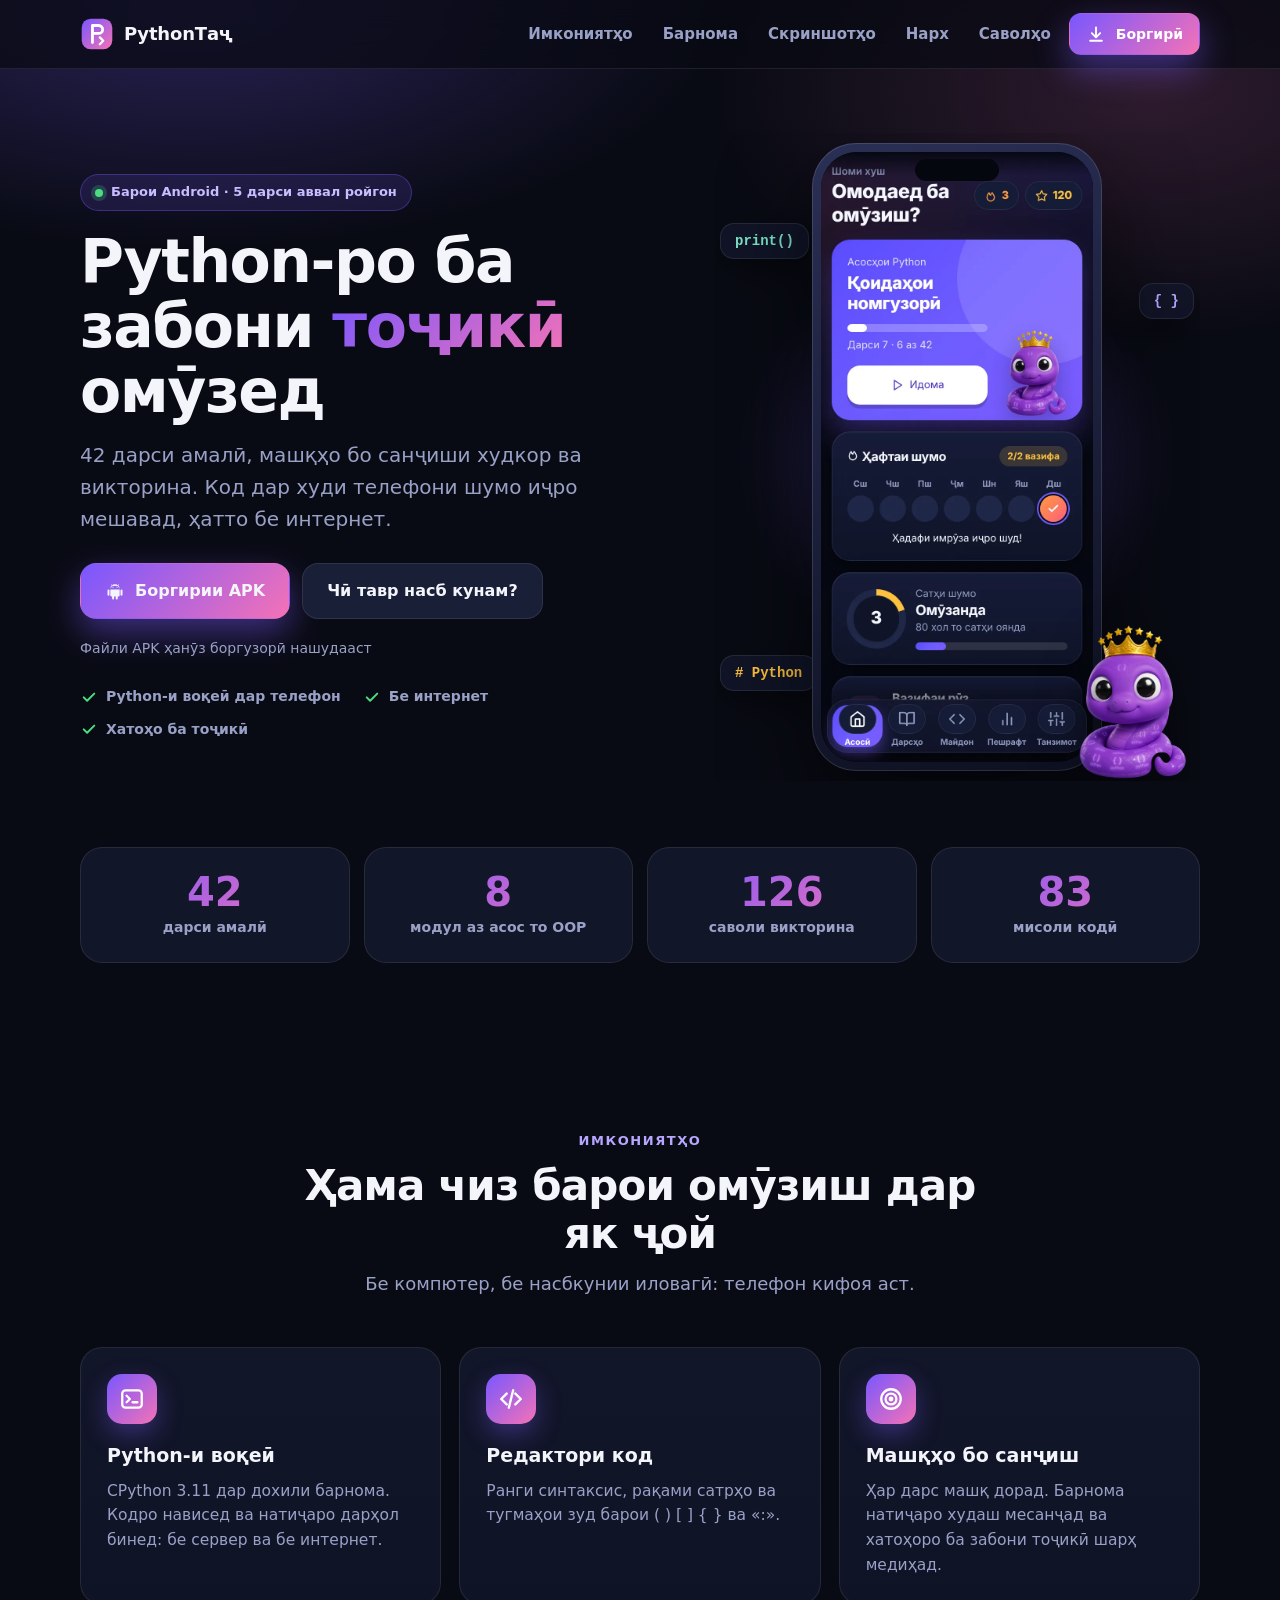
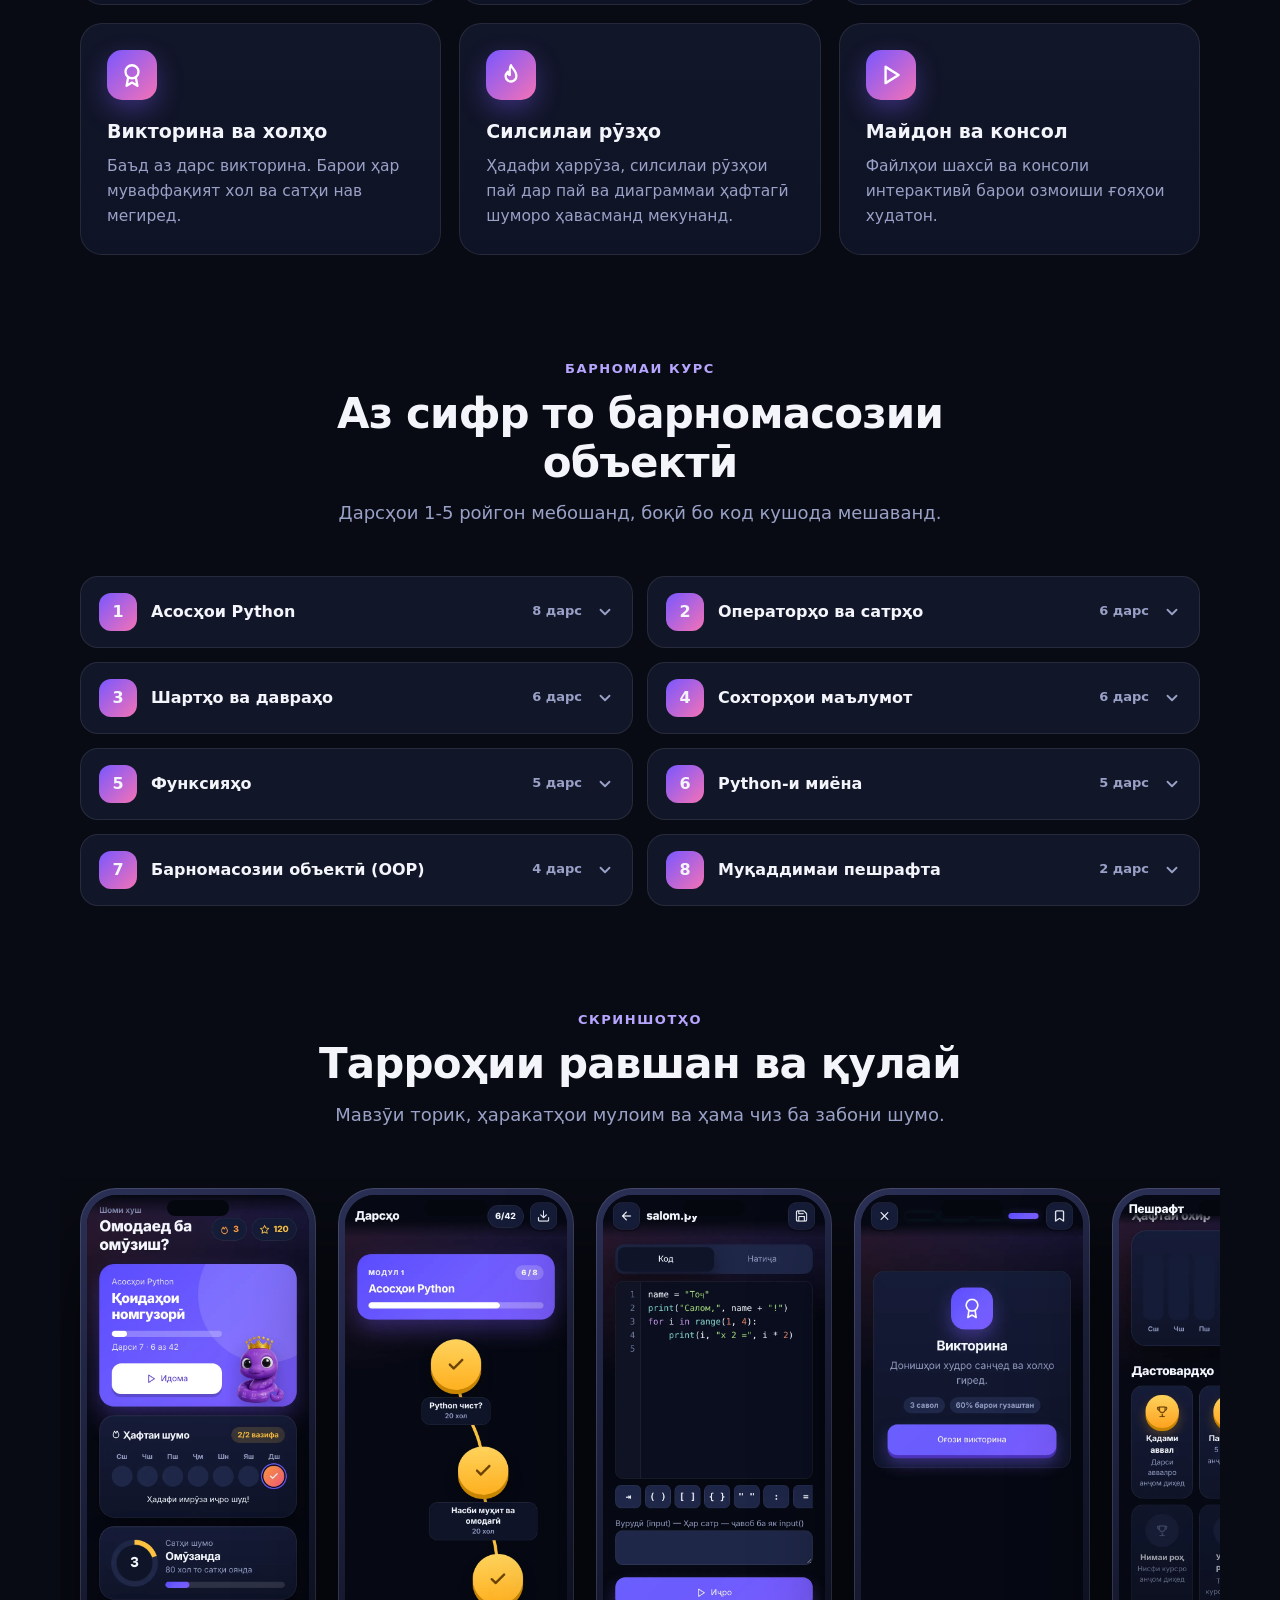
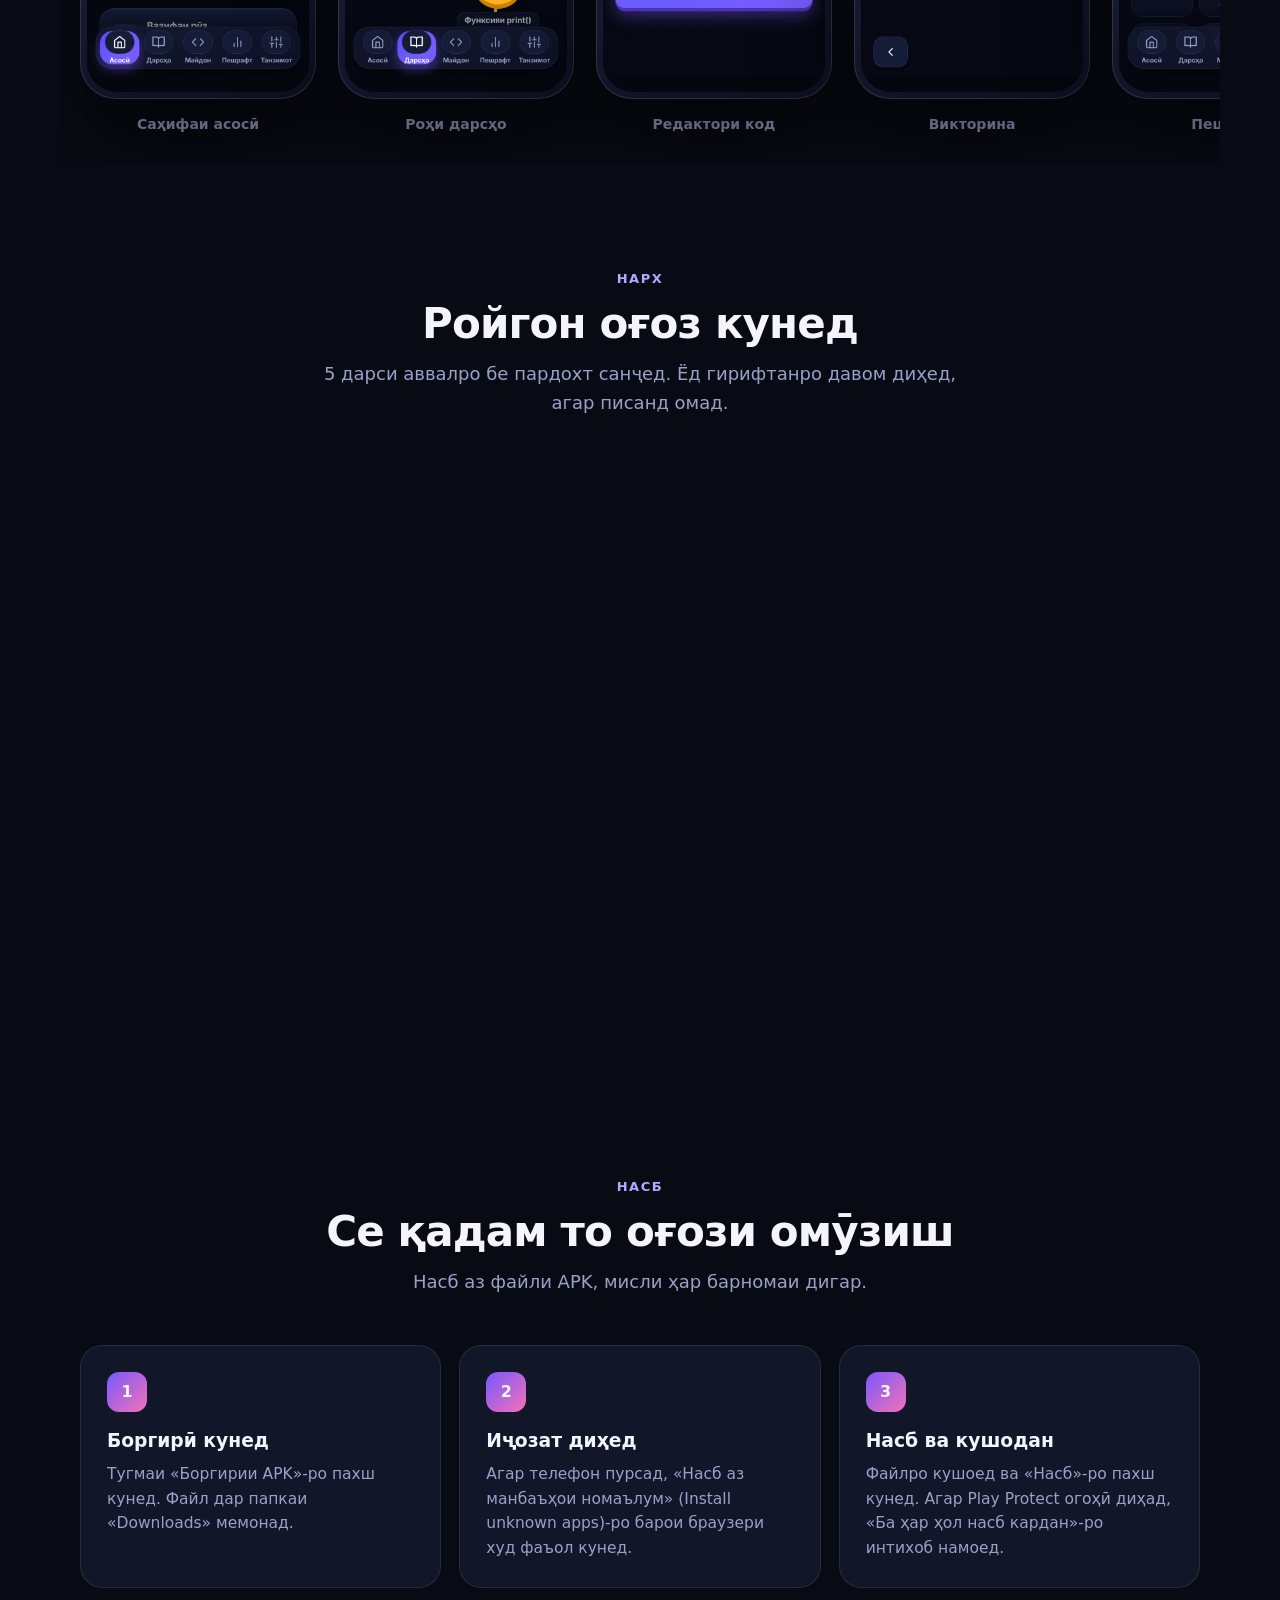
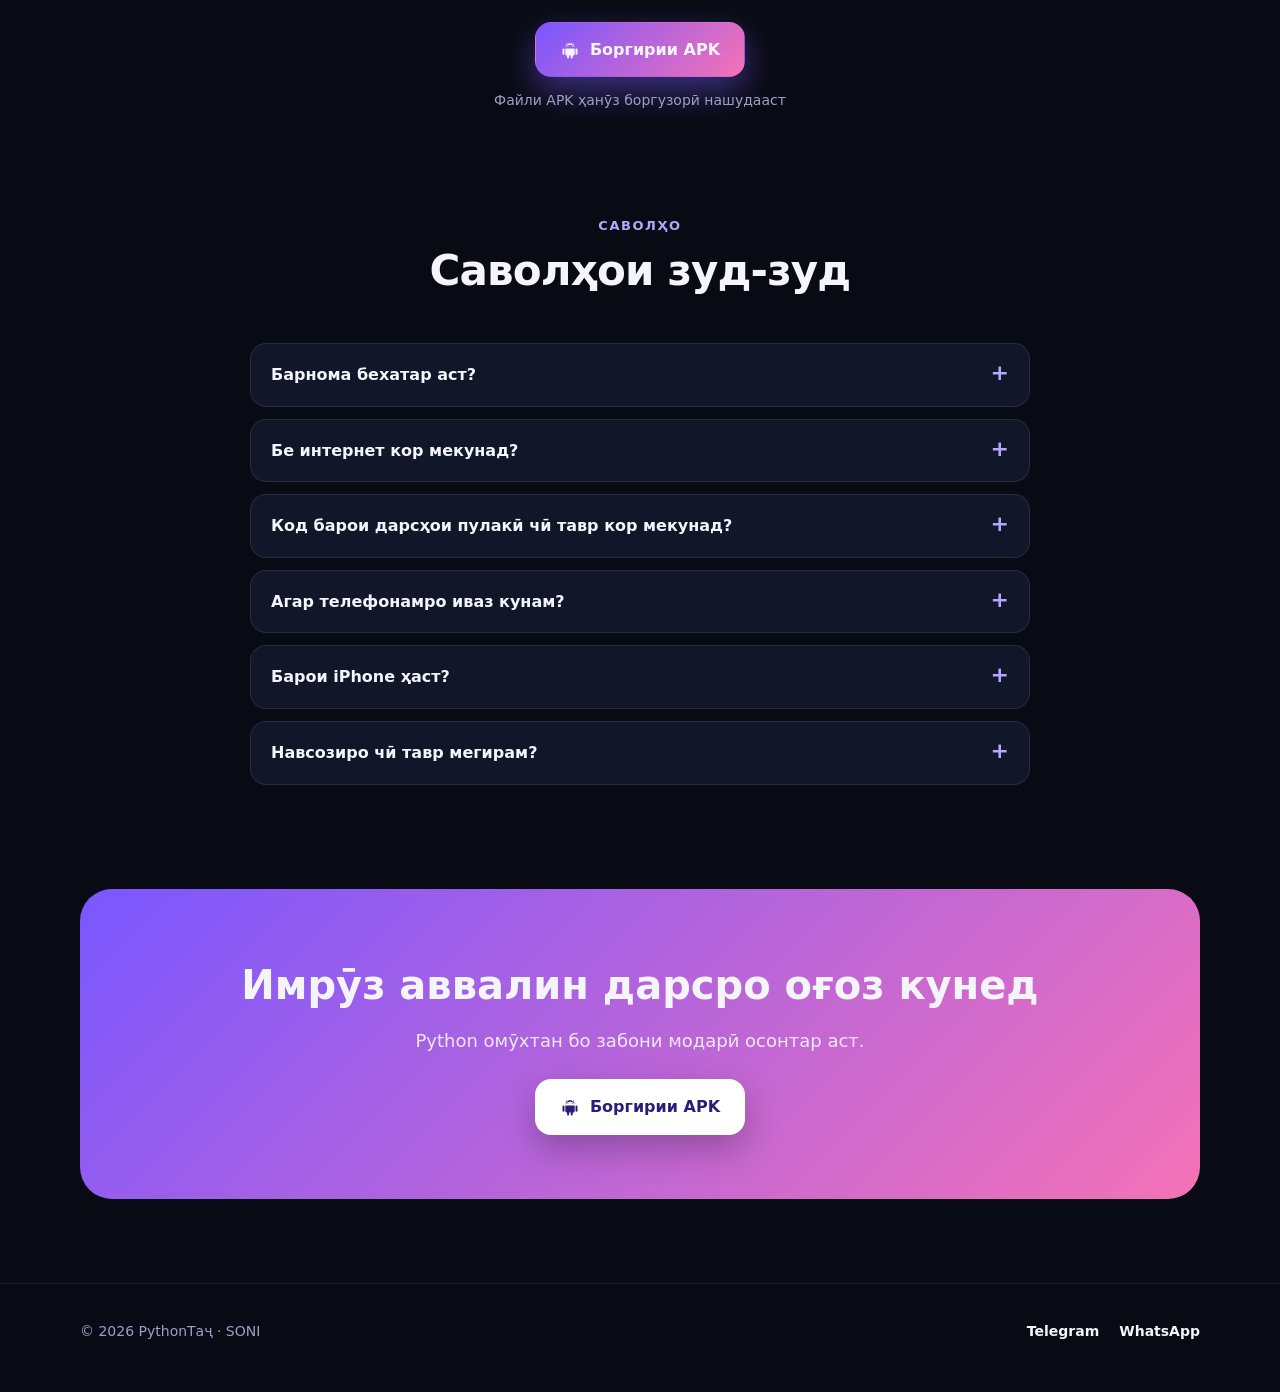
<file: index.html>
<!doctype html>
<html lang="tg">
<head>
<meta charset="utf-8">
<meta name="viewport" content="width=device-width,initial-scale=1">
<title>PythonТаҷ - Python-ро ба забони тоҷикӣ омӯзед | Барномаи Android</title>
<meta name="description" content="PythonТаҷ - курси пурраи Python ба забони тоҷикӣ барои Android. 42 дарс, машқҳо бо санҷиши худкор, викторина ва Python-и воқеӣ дар телефон, бе интернет. 5 дарси аввал ройгон.">
<meta name="theme-color" content="#090B14">
<link rel="icon" href="favicon.svg" type="image/svg+xml">
<link rel="apple-touch-icon" href="img/icon-512.png">
<meta property="og:type" content="website">
<meta property="og:title" content="PythonТаҷ - Python-ро ба забони тоҷикӣ омӯзед">
<meta property="og:description" content="42 дарс, машқ ва викторина. Python-и воқеӣ дар телефони шумо, бе интернет. 5 дарси аввал ройгон.">
<meta property="og:image" content="https://mahmadsoni7m.github.io/pythontaj-site/img/og.png">
<meta name="twitter:card" content="summary_large_image">
<link rel="stylesheet" href="css/site.css">
</head>
<body>
<div class="glow"></div>

<svg width="0" height="0" style="position:absolute" aria-hidden="true">
  <symbol id="i-android" viewBox="0 0 24 24"><path fill="currentColor" d="M17.6 9.5a5.6 5.6 0 0 0-11.2 0zM8.7 6.6l-1.3-2a.4.4 0 1 1 .7-.4l1.3 2a6 6 0 0 1 5.2 0l1.3-2a.4.4 0 1 1 .7.4l-1.3 2a5.6 5.6 0 0 1 2.5 2.9H6.2a5.6 5.6 0 0 1 2.5-2.9zM9.5 8.2a.6.6 0 1 0 0-1.2.6.6 0 0 0 0 1.2zm5 0a.6.6 0 1 0 0-1.2.6.6 0 0 0 0 1.2zM6.4 10.2h11.2v7a1.5 1.5 0 0 1-1.5 1.5h-.8v2.3a1.2 1.2 0 0 1-2.4 0v-2.3h-2v2.3a1.2 1.2 0 0 1-2.4 0v-2.3h-.8a1.5 1.5 0 0 1-1.3-1.5zM4.2 10.2a1.2 1.2 0 0 1 1.2 1.2v5a1.2 1.2 0 0 1-2.4 0v-5a1.2 1.2 0 0 1 1.2-1.2zm15.6 0a1.2 1.2 0 0 1 1.2 1.2v5a1.2 1.2 0 0 1-2.4 0v-5a1.2 1.2 0 0 1 1.2-1.2z"/></symbol>
  <symbol id="i-check" viewBox="0 0 24 24"><path fill="none" stroke="currentColor" stroke-width="2.6" stroke-linecap="round" stroke-linejoin="round" d="M5 12.5l4.5 4.5L19 7.5"/></symbol>
  <symbol id="i-chev" viewBox="0 0 24 24"><path fill="none" stroke="currentColor" stroke-width="2.4" stroke-linecap="round" stroke-linejoin="round" d="M6 9l6 6 6-6"/></symbol>
  <symbol id="i-lock" viewBox="0 0 24 24"><path fill="none" stroke="currentColor" stroke-width="2" stroke-linecap="round" stroke-linejoin="round" d="M6 11h12v9H6zM8.5 11V8a3.5 3.5 0 0 1 7 0v3"/></symbol>
  <symbol id="i-code" viewBox="0 0 24 24"><path fill="none" stroke="currentColor" stroke-width="2.2" stroke-linecap="round" stroke-linejoin="round" d="M8 7l-5 5 5 5M16 7l5 5-5 5M14 4l-4 16"/></symbol>
  <symbol id="i-play" viewBox="0 0 24 24"><path fill="none" stroke="currentColor" stroke-width="2.2" stroke-linecap="round" stroke-linejoin="round" d="M7 4.5v15l12-7.5z"/></symbol>
  <symbol id="i-target" viewBox="0 0 24 24"><g fill="none" stroke="currentColor" stroke-width="2.1" stroke-linecap="round"><circle cx="12" cy="12" r="9"/><circle cx="12" cy="12" r="5"/><circle cx="12" cy="12" r="1.2"/></g></symbol>
  <symbol id="i-award" viewBox="0 0 24 24"><g fill="none" stroke="currentColor" stroke-width="2.1" stroke-linecap="round" stroke-linejoin="round"><circle cx="12" cy="9" r="6"/><path d="M8.5 14L7 22l5-3 5 3-1.5-8"/></g></symbol>
  <symbol id="i-flame" viewBox="0 0 24 24"><path fill="none" stroke="currentColor" stroke-width="2.1" stroke-linecap="round" stroke-linejoin="round" d="M12 3c1 3 5 5 5 10a5 5 0 0 1-10 0c0-2 1-3 2-4 0 2 1 3 2 3 0-3-1-6 1-9z"/></symbol>
  <symbol id="i-term" viewBox="0 0 24 24"><g fill="none" stroke="currentColor" stroke-width="2.1" stroke-linecap="round" stroke-linejoin="round"><rect x="3" y="4" width="18" height="16" rx="3"/><path d="M7 9l3 3-3 3M12.5 15H17"/></g></symbol>
  <symbol id="i-wa" viewBox="0 0 24 24"><path fill="currentColor" d="M12 2a10 10 0 0 0-8.6 15.1L2 22l5-1.3A10 10 0 1 0 12 2zm5.3 14.1c-.2.6-1.3 1.2-1.8 1.2-.5.1-1 .2-3.3-.7a11.200 11.200 0 0 1-4.600-4c-.4-.5-1.100-1.500-1.100-2.800s.7-2 1-2.300c.2-.3.5-.3.7-.3h.5c.2 0 .4 0 .6.500l.8 2c.1.2.1.4 0 .6l-.4.600c-.1.200-.3.400-.1.700.2.300.8 1.300 1.700 2.100 1.200 1 2.100 1.300 2.400 1.500.3.100.5.100.7-.1l.9-1.100c.2-.3.4-.2.700-.1l1.900.9c.3.100.5.200.6.300.1.200.1.800-.1 1.400z"/></symbol>
  <symbol id="i-tg" viewBox="0 0 24 24"><path fill="currentColor" d="M21.500 3.500L2.700 10.800c-1.300.5-1.200 1.200-.2 1.500l4.800 1.500 1.800 5.600c.2.600.1.800.7.800.5 0 .7-.2 1-.5l2.300-2.300 4.800 3.500c.9.500 1.500.2 1.700-.8L22 4.700c.3-1.200-.5-1.700-1.500-1.200zM8.200 13.200l9.600-6c.5-.3.9-.1.5.2l-7.800 7-.3 3.300z"/></symbol>
  <symbol id="i-dl" viewBox="0 0 24 24"><path fill="none" stroke="currentColor" stroke-width="2.3" stroke-linecap="round" stroke-linejoin="round" d="M12 4v11M7 11l5 5 5-5M5 20h14"/></symbol>
</svg>

<header class="nav">
  <div class="wrap">
    <a class="brand" href="#top"><img src="favicon.svg" alt="" width="34" height="34">PythonТаҷ</a>
    <nav>
      <a href="#features">Имкониятҳо</a><a href="#program">Барнома</a><a href="#shots">Скриншотҳо</a><a href="#price">Нарх</a><a href="#faq">Саволҳо</a>
      <a class="btn primary sm" data-apk href="#install"><svg><use href="#i-dl"/></svg>Боргирӣ</a>
    </nav>
  </div>
</header>

<main id="top">
<section class="hero">
  <div class="wrap">
    <div>
      <span class="badge rv"><i></i>Барои Android · 5 дарси аввал ройгон</span>
      <h1 class="rv">Python-ро ба забони <em>тоҷикӣ</em> омӯзед</h1>
      <p class="lead rv">42 дарси амалӣ, машқҳо бо санҷиши худкор ва викторина. Код дар худи телефони шумо иҷро мешавад, ҳатто бе интернет.</p>
      <div class="cta rv">
        <a class="btn primary" data-apk href="#install"><svg><use href="#i-android"/></svg>Боргирии APK</a>
        <a class="btn" href="#install">Чӣ тавр насб кунам?</a>
      </div>
      <div class="meta rv" id="apkMeta">Android 7.0 ва болотар</div>
      <div class="trust rv">
        <span><svg><use href="#i-check"/></svg>Python-и воқеӣ дар телефон</span>
        <span><svg><use href="#i-check"/></svg>Бе интернет</span>
        <span><svg><use href="#i-check"/></svg>Хатоҳо ба тоҷикӣ</span>
      </div>
    </div>
    <div class="stage rv" aria-hidden="true">
      <div class="chip a">print()</div><div class="chip b">{ }</div><div class="chip c"># Python</div>
      <div class="phone"><div class="scr" id="heroShots">
        <img class="on" src="img/s1-home.webp" alt="" width="360" height="780">
        <img src="img/s2-path.webp" alt="" width="360" height="780" loading="lazy">
        <img src="img/s3-editor.webp" alt="" width="360" height="780" loading="lazy">
        <img src="img/s4-quiz.webp" alt="" width="360" height="780" loading="lazy">
      </div></div>
      <img class="mascot" src="img/toj.webp" alt="" width="150" height="183">
    </div>
  </div>
</section>

<section style="padding-top:20px">
  <div class="wrap stats">
    <div class="stat rv"><b>42</b><span>дарси амалӣ</span></div>
    <div class="stat rv"><b>8</b><span>модул аз асос то OOP</span></div>
    <div class="stat rv"><b>126</b><span>саволи викторина</span></div>
    <div class="stat rv"><b>83</b><span>мисоли кодӣ</span></div>
  </div>
</section>

<section id="features">
  <div class="wrap">
    <div class="sec-h rv"><div class="k">Имкониятҳо</div><h2>Ҳама чиз барои омӯзиш дар як ҷой</h2><p>Бе компютер, бе насбкунии иловагӣ: телефон кифоя аст.</p></div>
    <div class="grid3">
      <div class="card rv"><div class="ic"><svg><use href="#i-term"/></svg></div><h3>Python-и воқеӣ</h3><p>CPython 3.11 дар дохили барнома. Кодро нависед ва натиҷаро дарҳол бинед: бе сервер ва бе интернет.</p></div>
      <div class="card rv"><div class="ic"><svg><use href="#i-code"/></svg></div><h3>Редактори код</h3><p>Ранги синтаксис, рақами сатрҳо ва тугмаҳои зуд барои ( ) [ ] { } ва «:».</p></div>
      <div class="card rv"><div class="ic"><svg><use href="#i-target"/></svg></div><h3>Машқҳо бо санҷиш</h3><p>Ҳар дарс машқ дорад. Барнома натиҷаро худаш месанҷад ва хатоҳоро ба забони тоҷикӣ шарҳ медиҳад.</p></div>
      <div class="card rv"><div class="ic"><svg><use href="#i-award"/></svg></div><h3>Викторина ва холҳо</h3><p>Баъд аз дарс викторина. Барои ҳар муваффақият хол ва сатҳи нав мегиред.</p></div>
      <div class="card rv"><div class="ic"><svg><use href="#i-flame"/></svg></div><h3>Силсилаи рӯзҳо</h3><p>Ҳадафи ҳаррӯза, силсилаи рӯзҳои пай дар пай ва диаграммаи ҳафтагӣ шуморо ҳавасманд мекунанд.</p></div>
      <div class="card rv"><div class="ic"><svg><use href="#i-play"/></svg></div><h3>Майдон ва консол</h3><p>Файлҳои шахсӣ ва консоли интерактивӣ барои озмоиши ғояҳои худатон.</p></div>
    </div>
  </div>
</section>

<section id="program" style="padding-top:20px">
  <div class="wrap">
    <div class="sec-h rv"><div class="k">Барномаи курс</div><h2>Аз сифр то барномасозии объектӣ</h2><p>Дарсҳои 1-5 ройгон мебошанд, боқӣ бо код кушода мешаванд.</p></div>
    <div class="mods" id="mods"><p class="meta" style="grid-column:1/-1;text-align:center">Бор мешавад...</p></div>
  </div>
</section>

<section id="shots" style="padding-top:20px">
  <div class="wrap">
    <div class="sec-h rv"><div class="k">Скриншотҳо</div><h2>Тарроҳии равшан ва қулай</h2><p>Мавзӯи торик, ҳаракатҳои мулоим ва ҳама чиз ба забони шумо.</p></div>
    <div class="shots rv">
      <figure class="shot" style="margin:0"><div class="phone"><div class="scr"><img src="img/s1-home.webp" alt="Саҳифаи асосӣ" width="360" height="780" loading="lazy"></div></div><p>Саҳифаи асосӣ</p></figure>
      <figure class="shot" style="margin:0"><div class="phone"><div class="scr"><img src="img/s2-path.webp" alt="Роҳи дарсҳо" width="360" height="780" loading="lazy"></div></div><p>Роҳи дарсҳо</p></figure>
      <figure class="shot" style="margin:0"><div class="phone"><div class="scr"><img src="img/s3-editor.webp" alt="Редактори код" width="360" height="780" loading="lazy"></div></div><p>Редактори код</p></figure>
      <figure class="shot" style="margin:0"><div class="phone"><div class="scr"><img src="img/s4-quiz.webp" alt="Викторина" width="360" height="780" loading="lazy"></div></div><p>Викторина</p></figure>
      <figure class="shot" style="margin:0"><div class="phone"><div class="scr"><img src="img/s5-progress.webp" alt="Пешрафт" width="360" height="780" loading="lazy"></div></div><p>Пешрафт</p></figure>
    </div>
  </div>
</section>

<section id="price" style="padding-top:20px">
  <div class="wrap">
    <div class="sec-h rv"><div class="k">Нарх</div><h2>Ройгон оғоз кунед</h2><p>5 дарси аввалро бе пардохт санҷед. Ёд гирифтанро давом диҳед, агар писанд омад.</p></div>
    <div class="price">
      <div class="plan rv">
        <h3>Ройгон</h3><div class="p">0 <small>сомонӣ</small></div>
        <ul>
          <li><svg><use href="#i-check"/></svg>Дарсҳои 1-5</li>
          <li><svg><use href="#i-check"/></svg>Редактор, майдон ва консол</li>
          <li><svg><use href="#i-check"/></svg>Машқҳо ва викторина</li>
          <li><svg><use href="#i-check"/></svg>Бе мӯҳлат</li>
        </ul>
        <div class="btns"><a class="btn" data-apk href="#install"><svg><use href="#i-dl"/></svg>Боргирии APK</a></div>
      </div>
      <div class="plan pro rv">
        <span class="tag">Курси пурра</span>
        <h3>Ҳамаи 42 дарс</h3><div class="p"><span id="priceVal">20</span> <small>сомонӣ · як маротиба</small></div>
        <ul>
          <li><svg><use href="#i-check"/></svg>Ҳамаи 42 дарс ва 8 модул</li>
          <li><svg><use href="#i-check"/></svg>Код барои телефони шумо, кор мекунад бе интернет</li>
          <li><svg><use href="#i-check"/></svg>Дарсҳои нав бе насби дубора</li>
          <li><svg><use href="#i-check"/></svg>Дастгирӣ тавассути WhatsApp ва Telegram</li>
        </ul>
        <div class="btns">
          <a class="btn wa" id="buyWa" target="_blank" rel="noopener" href="#"><svg><use href="#i-wa"/></svg>Харид тавассути WhatsApp</a>
          <a class="btn tg" id="buyTg" target="_blank" rel="noopener" href="#"><svg><use href="#i-tg"/></svg>Харид тавассути Telegram</a>
        </div>
        <p class="note">Дар барнома: «Курс» → ID-и телефонро нусха кунед → ба мо фиристед. Код дар чанд дақиқа меояд.</p>
      </div>
    </div>
  </div>
</section>

<section id="install" style="padding-top:20px">
  <div class="wrap">
    <div class="sec-h rv"><div class="k">Насб</div><h2>Се қадам то оғози омӯзиш</h2><p>Насб аз файли APK, мисли ҳар барномаи дигар.</p></div>
    <div class="steps">
      <div class="step rv"><h3>Боргирӣ кунед</h3><p>Тугмаи «Боргирии APK»-ро пахш кунед. Файл дар папкаи «Downloads» мемонад.</p></div>
      <div class="step rv"><h3>Иҷозат диҳед</h3><p>Агар телефон пурсад, «Насб аз манбаъҳои номаълум» (Install unknown apps)-ро барои браузери худ фаъол кунед.</p></div>
      <div class="step rv"><h3>Насб ва кушодан</h3><p>Файлро кушоед ва «Насб»-ро пахш кунед. Агар Play Protect огоҳӣ диҳад, «Ба ҳар ҳол насб кардан»-ро интихоб намоед.</p></div>
    </div>
    <div style="text-align:center;margin-top:34px" class="rv"><a class="btn primary" data-apk href="#install"><svg><use href="#i-android"/></svg>Боргирии APK</a><div class="meta" id="apkMeta2" style="margin-top:12px"></div></div>
  </div>
</section>

<section id="faq" style="padding-top:20px">
  <div class="wrap">
    <div class="sec-h rv"><div class="k">Саволҳо</div><h2>Саволҳои зуд-зуд</h2></div>
    <div class="faq">
      <details class="rv"><summary>Барнома бехатар аст?</summary><p>Ҳа. Файли APK бевосита дар ҳамин сайт ҷойгир аст. Барнома иҷозати интернетро танҳо барои навсозии дарсҳо истифода мебарад ва маълумоти шахсиро ҷамъ намекунад.</p></details>
      <details class="rv"><summary>Бе интернет кор мекунад?</summary><p>Ҳа. Ҳамаи дарсҳо ва Python дар дохили барнома мебошанд. Интернет танҳо барои навсозии дарсҳо лозим аст.</p></details>
      <details class="rv"><summary>Код барои дарсҳои пулакӣ чӣ тавр кор мекунад?</summary><p>Барнома ID-и телефони шуморо нишон медиҳад. Онро ба мо мефиристед ва код мегиред. Код танҳо ба телефони шумо мувофиқ аст ва бе интернет дарсҳоро мекушояд.</p></details>
      <details class="rv"><summary>Агар телефонамро иваз кунам?</summary><p>Бо мо тавассути WhatsApp ё Telegram тамос гиред ва ID-и телефони навро фиристед.</p></details>
      <details class="rv"><summary>Барои iPhone ҳаст?</summary><p>Ҳоло танҳо барои Android (7.0 ва болотар).</p></details>
      <details class="rv"><summary>Навсозиро чӣ тавр мегирам?</summary><p>Дарсҳои нав худкор меоянд. Версияи нави барнома дар ҳамин сайт мебарояд: файли навро боргирӣ кунед ва болои кӯҳна насб намоед, маълумоти шумо гум намешавад.</p></details>
    </div>
  </div>
</section>

<section style="padding-top:20px">
  <div class="wrap"><div class="final rv">
    <h2>Имрӯз аввалин дарсро оғоз кунед</h2><p>Python омӯхтан бо забони модарӣ осонтар аст.</p>
    <a class="btn" data-apk href="#install"><svg><use href="#i-android"/></svg>Боргирии APK</a>
  </div></div>
</section>
</main>

<footer>
  <div class="wrap">
    <div>© <span id="yr">2026</span> PythonТаҷ · SONI</div>
    <div class="links"><a id="tgLink" href="#" target="_blank" rel="noopener">Telegram</a><a id="waLink" href="#" target="_blank" rel="noopener">WhatsApp</a></div>
  </div>
</footer>

<script src="js/site.js"></script>
</body>
</html>
</file>
<file: css/site.css>
:root{--bg:#090B14;--s1:#121629;--s2:#1A1F38;--line:rgba(255,255,255,.09);--text:#F4F5FB;--muted:#9AA1C7;--brand:#7C5CFF;--brand2:#F472B6;--gold:#FFC23D;--grad:linear-gradient(135deg,#7957FF,#F472B6);--r:22px;--max:1120px}
*{box-sizing:border-box}html{scroll-behavior:smooth;scroll-padding-top:84px}
body{margin:0;background:var(--bg);color:var(--text);font:16px/1.6 Inter,system-ui,-apple-system,"Segoe UI",Roboto,"Noto Sans",Arial,sans-serif;-webkit-font-smoothing:antialiased;overflow-x:hidden}
img{max-width:100%;display:block}a{color:inherit;text-decoration:none}
.wrap{width:min(var(--max),100% - 40px);margin:0 auto}
.glow{position:fixed;inset:0;pointer-events:none;z-index:-1;background:radial-gradient(60% 40% at 15% 0%,rgba(124,92,255,.28),transparent 70%),radial-gradient(50% 40% at 90% 10%,rgba(244,114,182,.16),transparent 70%)}
/* nav */
.nav{position:sticky;top:0;z-index:50;backdrop-filter:blur(14px);-webkit-backdrop-filter:blur(14px);background:rgba(9,11,20,.72);border-bottom:1px solid var(--line)}
.nav .wrap{display:flex;align-items:center;gap:20px;height:68px}
.brand{display:flex;align-items:center;gap:10px;font-weight:800;font-size:18px;letter-spacing:-.01em}
.brand img{width:34px;height:34px;border-radius:10px}
.nav nav{margin-left:auto;display:flex;gap:6px;align-items:center}
.nav nav a{padding:8px 12px;border-radius:10px;color:var(--muted);font-weight:600;font-size:15px;transition:.2s}
.nav nav a:hover{color:var(--text);background:rgba(255,255,255,.06)}
.btn{display:inline-flex;align-items:center;justify-content:center;gap:10px;padding:14px 24px;border-radius:16px;font-weight:700;font-size:16px;border:1px solid var(--line);background:var(--s2);color:var(--text);cursor:pointer;transition:transform .15s,box-shadow .2s,background .2s;font-family:inherit}
.btn:hover{transform:translateY(-2px)}
.btn.primary{background:var(--grad);border-color:transparent;box-shadow:0 14px 34px rgba(124,92,255,.45)}
.btn.primary:hover{box-shadow:0 18px 44px rgba(124,92,255,.6)}
.btn.sm{padding:9px 16px;font-size:14px;border-radius:12px}
.btn.wa{background:#1FAF55;border-color:transparent}.btn.tg{background:#2893D6;border-color:transparent}
.btn svg{width:20px;height:20px;flex:none}
/* hero */
.hero{padding:64px 0 40px}
.hero .wrap{display:grid;grid-template-columns:1.1fr .9fr;gap:40px;align-items:center}
.badge{display:inline-flex;gap:8px;align-items:center;padding:7px 14px;border-radius:99px;background:rgba(124,92,255,.14);border:1px solid rgba(124,92,255,.35);color:#C9BDFF;font-weight:700;font-size:13px}
.badge i{width:8px;height:8px;border-radius:50%;background:#4ADE80;box-shadow:0 0 0 4px rgba(74,222,128,.2)}
h1{font-size:clamp(34px,5.4vw,60px);line-height:1.08;letter-spacing:-.025em;margin:18px 0 16px;font-weight:900}
h1 em{font-style:normal;background:var(--grad);-webkit-background-clip:text;background-clip:text;color:transparent}
.lead{font-size:clamp(17px,2vw,20px);color:var(--muted);max-width:560px;margin:0 0 28px}
.cta{display:flex;flex-wrap:wrap;gap:12px;margin-bottom:18px}
.meta{color:var(--muted);font-size:14px;min-height:22px}
.trust{display:flex;flex-wrap:wrap;gap:10px 22px;margin-top:26px;color:var(--muted);font-weight:600;font-size:14px}
.trust span{display:flex;gap:8px;align-items:center}.trust svg{width:18px;height:18px;color:#4ADE80}
.stage{position:relative;display:grid;place-items:center;min-height:560px}
.stage:before{content:"";position:absolute;width:420px;height:420px;border-radius:50%;background:radial-gradient(circle,rgba(124,92,255,.5),transparent 68%);filter:blur(20px)}
.phone{position:relative;width:290px;aspect-ratio:360/780;border-radius:44px;padding:9px;background:linear-gradient(160deg,#2a2f55,#0d1020);box-shadow:0 40px 90px rgba(0,0,0,.6),0 0 0 1px rgba(255,255,255,.12) inset}
.phone .scr{position:relative;width:100%;height:100%;border-radius:36px;overflow:hidden;background:#05070f}
.phone .scr img{position:absolute;inset:0;width:100%;height:100%;object-fit:cover;opacity:0;transition:opacity .7s}
.phone .scr img.on{opacity:1}
.phone:after{content:"";position:absolute;top:16px;left:50%;transform:translateX(-50%);width:84px;height:22px;border-radius:99px;background:#05070f}
.mascot{position:absolute;right:-6px;bottom:-14px;width:150px;filter:drop-shadow(0 18px 24px rgba(0,0,0,.5));animation:float 5s ease-in-out infinite}
.chip{position:absolute;padding:9px 14px;border-radius:14px;background:rgba(18,22,41,.92);border:1px solid var(--line);font:700 14px ui-monospace,Menlo,Consolas,monospace;box-shadow:0 12px 30px rgba(0,0,0,.4);animation:float 6s ease-in-out infinite}
.chip.a{left:-8px;top:90px;color:#7DE3C8}.chip.b{right:-12px;top:150px;color:#B7A6FF;animation-delay:-2s}.chip.c{left:6px;bottom:90px;color:#FFC23D;animation-delay:-4s}
@keyframes float{50%{transform:translateY(-10px)}}
/* sections */
section{padding:84px 0}
.sec-h{text-align:center;max-width:680px;margin:0 auto 48px}
.sec-h .k{color:#B7A6FF;font-weight:800;letter-spacing:.12em;font-size:13px;text-transform:uppercase}
.sec-h h2{font-size:clamp(28px,4vw,42px);line-height:1.15;margin:10px 0 12px;letter-spacing:-.02em;font-weight:900}
.sec-h p{color:var(--muted);margin:0;font-size:18px}
.stats{display:grid;grid-template-columns:repeat(4,1fr);gap:14px;padding:6px 0 0}
.stat{padding:22px;border-radius:var(--r);background:var(--s1);border:1px solid var(--line);text-align:center}
.stat b{display:block;font-size:40px;line-height:1.1;font-weight:900;background:var(--grad);-webkit-background-clip:text;background-clip:text;color:transparent}
.stat span{color:var(--muted);font-weight:600;font-size:14px}
.grid3{display:grid;grid-template-columns:repeat(3,1fr);gap:18px}
.card{padding:26px;border-radius:var(--r);background:linear-gradient(180deg,var(--s1),#0f1326);border:1px solid var(--line);transition:transform .25s,border-color .25s}
.card:hover{transform:translateY(-4px);border-color:rgba(124,92,255,.5)}
.ic{width:50px;height:50px;border-radius:15px;display:grid;place-items:center;background:var(--grad);margin-bottom:16px;box-shadow:0 10px 24px rgba(124,92,255,.35)}
.ic svg{width:26px;height:26px;color:#fff}
.card h3{margin:0 0 8px;font-size:19px}.card p{margin:0;color:var(--muted);font-size:15.5px}
/* shots */
.shots{display:flex;gap:22px;overflow-x:auto;scroll-snap-type:x mandatory;padding:10px 20px 30px;margin:0 -20px;scrollbar-width:thin}
.shot{flex:none;width:236px;scroll-snap-align:center;text-align:center}
.shot .phone{width:100%;padding:7px;border-radius:36px}.shot .phone .scr{border-radius:30px}.shot .phone:after{top:12px;width:62px;height:16px}
.shot .phone .scr img{opacity:1;position:relative;height:auto}
.shot p{margin:14px 0 0;color:var(--muted);font-weight:600;font-size:14px}
/* program */
.mods{display:grid;grid-template-columns:repeat(2,1fr);gap:14px;align-items:start}
details.mod{border-radius:18px;background:var(--s1);border:1px solid var(--line);overflow:hidden}
details.mod summary{list-style:none;cursor:pointer;display:flex;align-items:center;gap:14px;padding:16px 18px;font-weight:700}
details.mod summary::-webkit-details-marker{display:none}
.mod .n{width:38px;height:38px;border-radius:12px;background:var(--grad);display:grid;place-items:center;font-weight:900;flex:none}
.mod .cnt{margin-left:auto;color:var(--muted);font-weight:600;font-size:13px;white-space:nowrap}
.mod .chev{width:18px;height:18px;transition:transform .2s;color:var(--muted);flex:none}details[open] .chev{transform:rotate(180deg)}
.mod ul{list-style:none;margin:0;padding:0 18px 16px}
.mod li{display:flex;align-items:center;gap:10px;padding:8px 0;border-top:1px solid var(--line);color:#D7DAF0;font-size:15px}
.mod li small{margin-left:auto;font-weight:700;font-size:12px;padding:3px 9px;border-radius:99px}
.mod li small.free{background:rgba(74,222,128,.14);color:#6EE7A0}.mod li small.paid{background:rgba(255,194,61,.14);color:var(--gold)}
/* pricing */
.price{display:grid;grid-template-columns:repeat(2,1fr);gap:20px;max-width:860px;margin:0 auto}
.plan{padding:32px;border-radius:26px;background:var(--s1);border:1px solid var(--line);display:flex;flex-direction:column}
.plan.pro{background:linear-gradient(160deg,rgba(124,92,255,.28),rgba(244,114,182,.14) 70%),var(--s1);border-color:rgba(124,92,255,.6);position:relative;box-shadow:0 30px 70px rgba(124,92,255,.25)}
.plan .tag{position:absolute;top:-13px;right:24px;background:var(--grad);padding:5px 14px;border-radius:99px;font-size:12px;font-weight:800}
.plan h3{margin:0;font-size:20px}.plan .p{font-size:44px;font-weight:900;margin:8px 0 2px;letter-spacing:-.02em}.plan .p small{font-size:16px;color:var(--muted);font-weight:600}
.plan ul{list-style:none;margin:18px 0 24px;padding:0;display:grid;gap:11px;flex:1}
.plan li{display:flex;gap:10px;align-items:flex-start;color:#D7DAF0}.plan li svg{width:20px;height:20px;color:#4ADE80;flex:none;margin-top:2px}
.plan .btns{display:grid;gap:10px}.plan .note{margin:14px 0 0;color:var(--muted);font-size:13.5px}
/* steps */
.steps{display:grid;grid-template-columns:repeat(3,1fr);gap:18px;counter-reset:s}
.step{position:relative;padding:26px;border-radius:var(--r);background:var(--s1);border:1px solid var(--line)}
.step:before{counter-increment:s;content:counter(s);display:grid;place-items:center;width:40px;height:40px;border-radius:12px;background:var(--grad);font-weight:900;margin-bottom:14px}
.step h3{margin:0 0 6px}.step p{margin:0;color:var(--muted);font-size:15.5px}
/* faq */
.faq{max-width:780px;margin:0 auto;display:grid;gap:12px}
.faq details{border-radius:16px;background:var(--s1);border:1px solid var(--line);padding:0 20px}
.faq summary{cursor:pointer;list-style:none;padding:18px 0;font-weight:700;display:flex;justify-content:space-between;gap:16px}
.faq summary::-webkit-details-marker{display:none}.faq summary:after{content:"+";font-size:22px;line-height:1;color:#B7A6FF;transition:transform .2s}
.faq details[open] summary:after{transform:rotate(45deg)}.faq p{margin:0 0 18px;color:var(--muted)}
/* final cta + footer */
.final{text-align:center;padding:64px 28px;border-radius:32px;background:var(--grad);position:relative;overflow:hidden}
.final h2{font-size:clamp(28px,4vw,40px);margin:0 0 10px;font-weight:900}.final p{margin:0 0 24px;opacity:.92;font-size:18px}
.final .btn{background:#fff;color:#2b1d7a;border-color:transparent;box-shadow:0 14px 34px rgba(0,0,0,.25)}
footer{padding:36px 0 50px;border-top:1px solid var(--line);color:var(--muted);font-size:14px}
footer .wrap{display:flex;flex-wrap:wrap;gap:14px 28px;justify-content:space-between;align-items:center}
footer a{color:var(--text);font-weight:600}footer .links{display:flex;gap:20px}
/* reveal */
.rv{opacity:0;transform:translateY(22px);transition:opacity .7s,transform .7s}.rv.in{opacity:1;transform:none}
@media (max-width:940px){.hero .wrap{grid-template-columns:1fr;text-align:center}.hero .lead{margin-inline:auto}.cta,.trust{justify-content:center}
 .stage{min-height:520px}.grid3{grid-template-columns:repeat(2,1fr)}.stats{grid-template-columns:repeat(2,1fr)}.mods,.steps{grid-template-columns:1fr}}
@media (max-width:640px){.nav nav a:not(.btn){display:none}.grid3,.price{grid-template-columns:1fr}section{padding:60px 0}.hero{padding-top:36px}.phone{width:250px}.chip.b{right:-4px}}
@media (prefers-reduced-motion:reduce){*{animation:none!important;transition:none!important}.rv{opacity:1;transform:none}html{scroll-behavior:auto}}
/* fixes */
.nav nav a.btn{color:#fff}
html{overflow-x:hidden}
.stage{overflow:hidden;width:100%;padding:10px 0}
.chip.a{left:6px}.chip.b{right:6px}
@media (max-width:640px){.chip.a{left:2px;top:70px}.chip.b{right:2px}.chip.c{left:2px}.mascot{right:4px;width:120px}}
</file>
